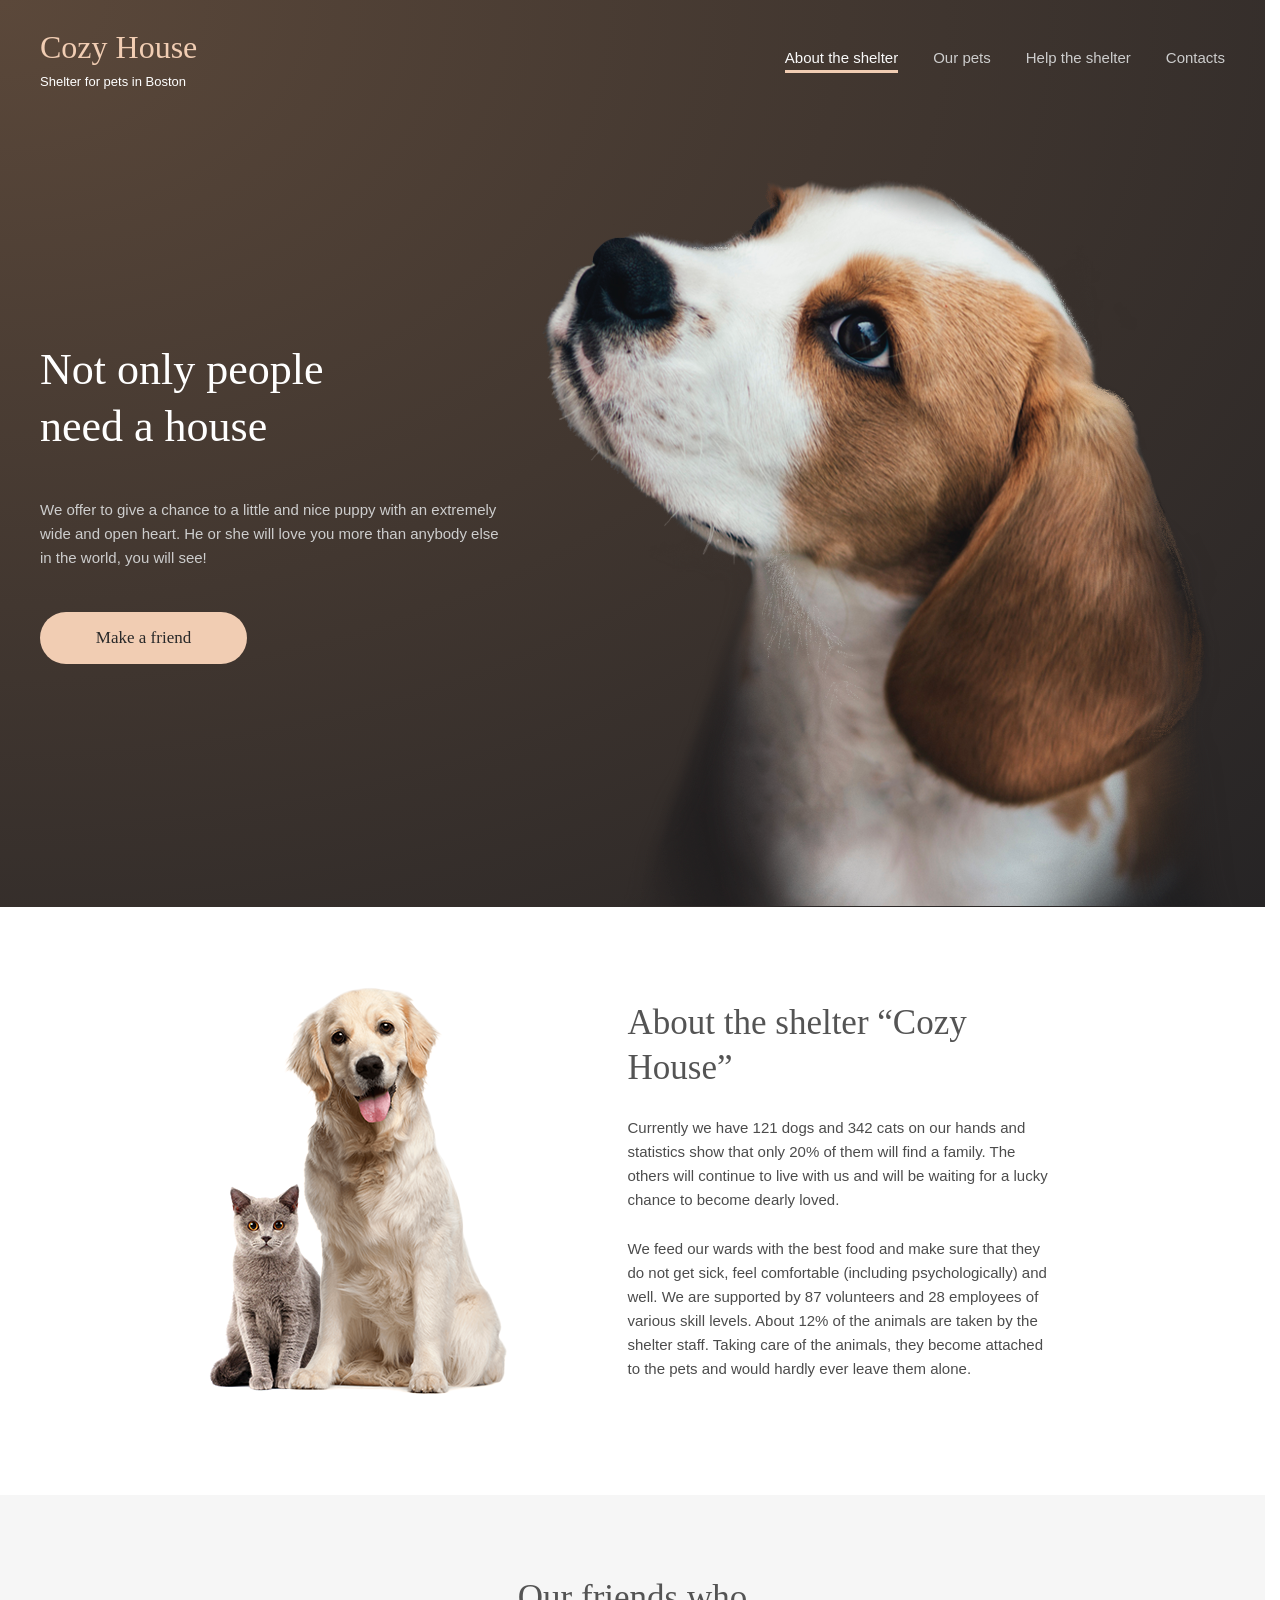
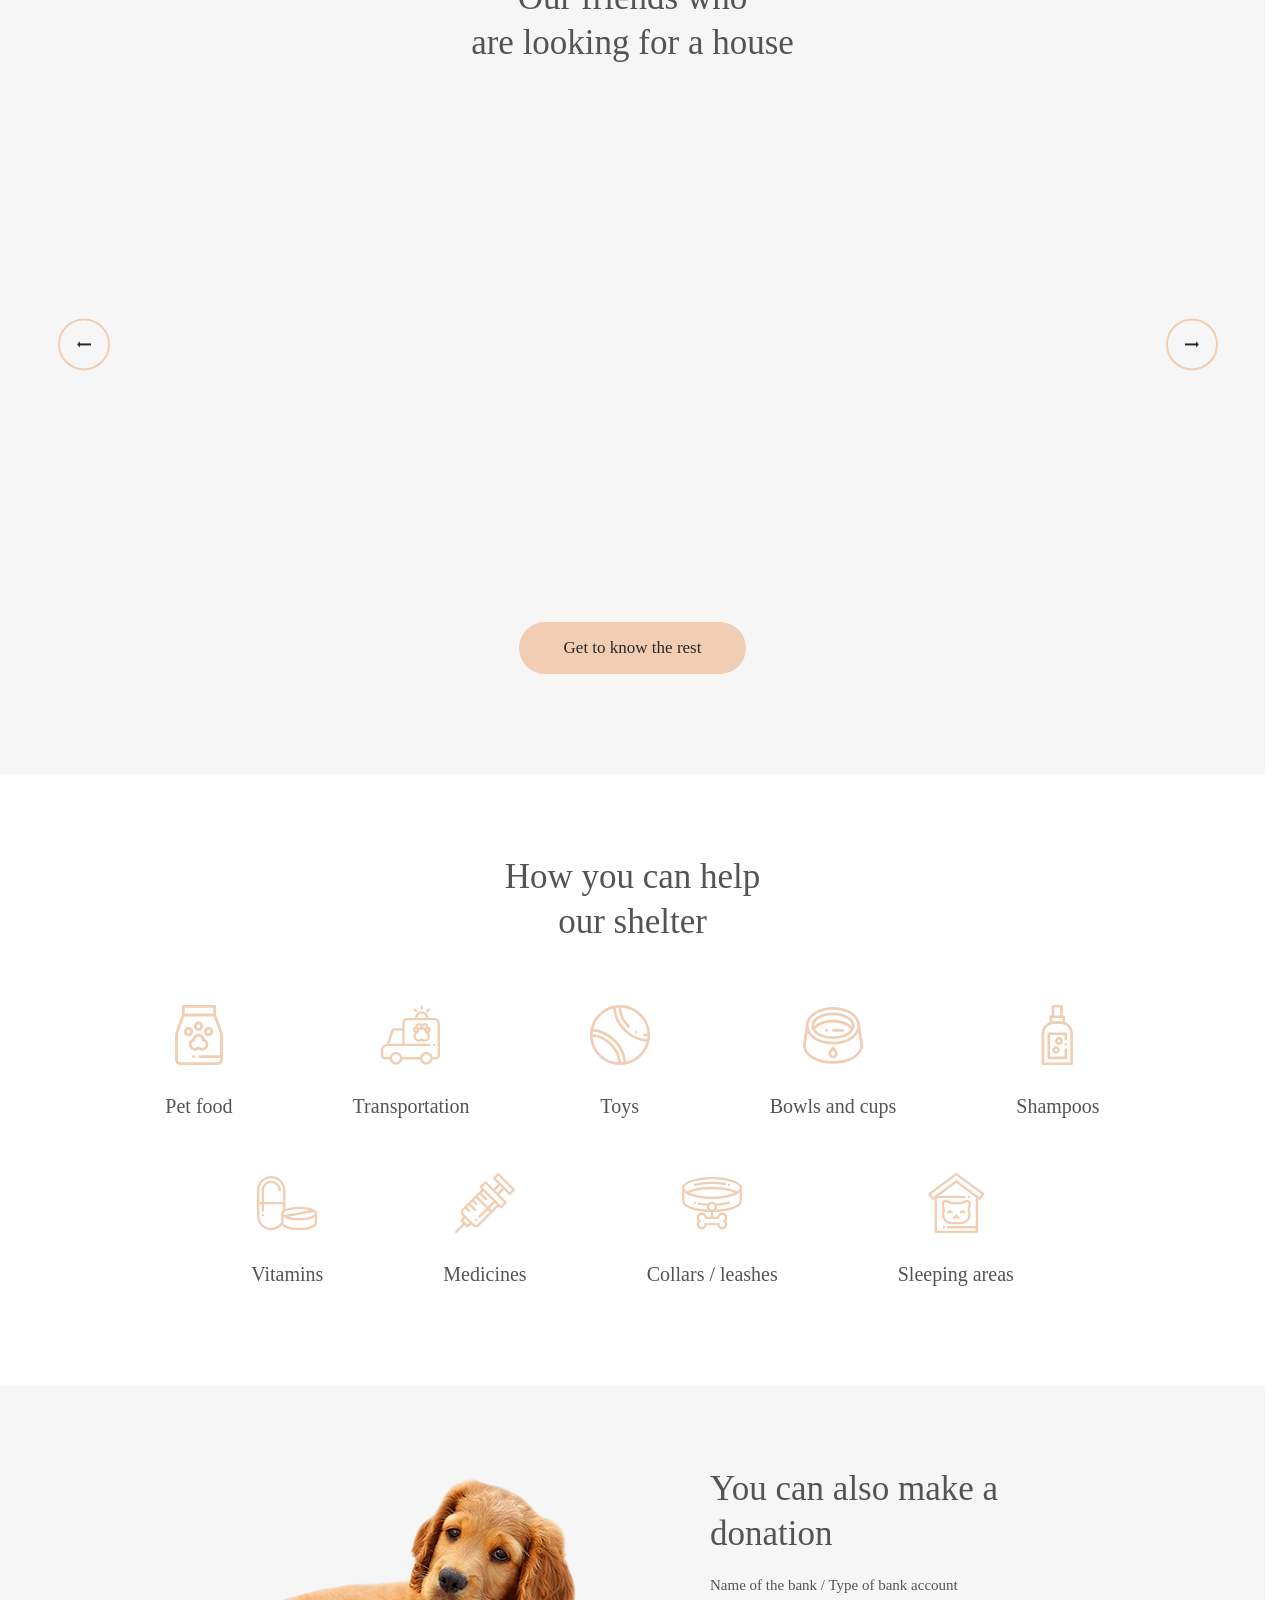
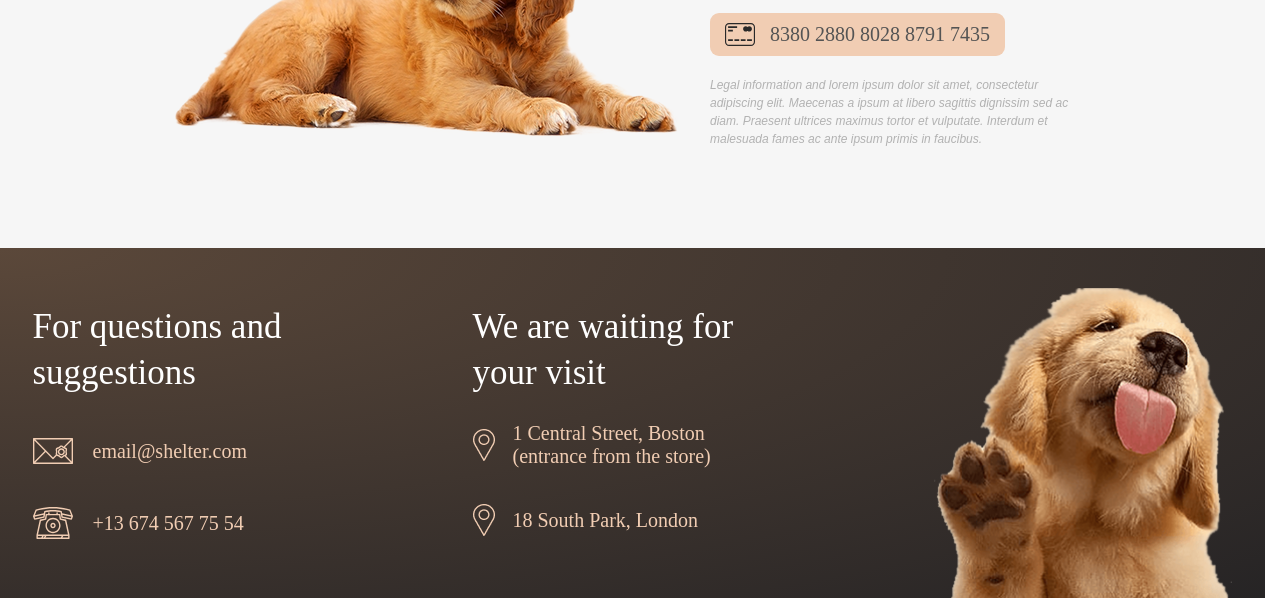
<file: shelter/index.html>
<!DOCTYPE html>
<html lang="en">
<head>
    <meta charset="UTF-8">
    <meta name="viewport" content="width=device-width, initial-scale=1.0">
    <link rel="stylesheet" href="./style.css">
    <link rel="stylesheet" href="./normalizev_v2.css">
    <link rel="icon" href="./images/footer-puppy.png">
    <title>COZY HOME</title>
</head>
<body>
    <div class="body__wrapper">
        <div class="container">
            <header class="header">
                <div class="header__wrapper">
                    <a href="#" class="header__logo">
                        <p class="header__logo-title">Cozy House</p>
                        <p class="header__logo-subtitle">Shelter for pets in Boston</p>
                    </a>
                    <div class="burger-menu">
                        <span class="burger-menu__line"></span>
                        <span class="burger-menu__line"></span>
                        <span class="burger-menu__line"></span>
                    </div>
                    <nav class="navigation">
                        <ul class="navigation__list">
                            <li class="navigation__item"><a href="#about" class="navigation__link navigation__link--active" >About the shelter</a></li>
                            <li class="navigation__item"><a href="./our-pets.html" class="navigation__link">Our pets</a></li>
                            <li class="navigation__item"><a href="#help" class="navigation__link">Help the shelter</a></li>
                            <li class="navigation__item"><a href="#contacts" class="navigation__link">Contacts</a></li>
                        </ul>
                    </nav>
                    <div class="overlay"></div>
                    <div class="mobile-menu">
                        <nav class="mobile-nav">
                            <ul class="mobile-nav__list">
                                <li class="mobile-nav__item"><a href="#about" class="mobile-nav__link mobile-nav__link--active">About the shelter</a></li>
                                <li class="mobile-nav__item"><a href="./our-pets.html" class="mobile-nav__link">Our pets</a></li>
                                <li class="mobile-nav__item"><a href="#help" class="mobile-nav__link">Help the shelter</a></li>
                                <li class="mobile-nav__item"><a href="#contacts" class="mobile-nav__link">Contacts</a></li>
                            </ul>
                        </nav>
                    </div>
                </div>
            </header>
            <section class="not-only">
                <div class="not-only__container">
                    <h1 class="not-only__container-title">Not only people need a house</h1>
                    <p class="not-only__container-text">We offer to give a chance to a little and nice puppy with an extremely wide and open heart. He or she will love you more than anybody else in the world, you will see!</p>
                    <a href="#our-friends" class="not-only__container-btn">Make a friend</a>
                </div>
                <img class="not-only__img" src="./images/start-screen-puppy.png" alt="Puppy">
            </section>
        </div>
        <main class="main">
            <section class="about" id="about">
                <div class="about__container">
                    <img src="./images/about-pets.png" alt="Pets" class="about__pets">
                    <div class="about__content">
                        <h2 class="about__title">About the shelter “Cozy House”</h2>
                        <p class="about__text">Currently we have 121 dogs and 342 cats on our hands and statistics show that only 20% of them will find a family. The others will continue to live with us and will be waiting for a lucky chance to become dearly loved.</p>
                        <p class="about__text two">We feed our wards with the best food and make sure that they do not get sick, feel comfortable (including psychologically) and well. We are supported by 87 volunteers and 28 employees of various skill levels. About 12% of the animals are taken by the shelter staff. Taking care of the animals, they become attached to the pets and would hardly ever leave them alone.</p>
                    </div>
                </div>
            </section>
            <section class="our-friends" id="our-friends">
                <div class="our-friends__container">
                    <h3 class="our-friends__title">Our friends who<br>are looking for a house</h3>
                    <div class="our-friends__slider">
                        <div class="slider-wrapper">
                            <div class="slider__cards">
                                <div class="slider__card">
                                    <img src="./images/pets-katrine.png" alt="Pet Katrine" class="card__image">
                                    <h4 class="card__title">Katrine</h4>
                                    <button class="card__btn">Learn more</button>
                                </div>
                                <div class="slider__card">
                                    <img src="./images/pets-jennifer.png" alt="Pet Jennifer" class="card__image">
                                    <h4 class="card__title">Jennifer</h4>
                                    <button class="card__btn">Learn more</button>
                                </div>
                                <div class="slider__card">
                                    <img src="./images/pets-woody.png" alt="Pet Woody" class="card__image">
                                    <h4 class="card__title">Woody</h4>
                                    <button class="card__btn">Learn more</button>
                                </div>
                            </div>
                        </div>
                        <div class="slider__arrows">
                            <button class="slider__arrow-left"></button>
                            <button class="slider__arrow-right"></button>
                        </div>
                    </div>
                    <a href="./our-pets.html" class="our-friends__container-btn">Get to know the rest</a>
                </div>
            </section>
            <section class="help" id="help">
                <div class="help__container">
                    <h3 class="help__title">How you can help our shelter</h3>
                    <ul class="help__list">
                        <li class="help__item">
                            <img src="./images/icon-pet-food.svg" alt="Pet food" class="help__img">
                            <h4 class="help__text">Pet food</h4>
                        </li>
                        <li class="help__item">
                            <img src="./images/icon-transportation.svg" alt="Transportation" class="help__img">
                            <h4 class="help__text">Transportation</h4>
                        </li>
                        <li class="help__item">
                            <img src="./images/icon-toys.svg" alt="Toys" class="help__img">
                            <h4 class="help__text">Toys</h4>
                        </li>
                        <li class="help__item">
                            <img src="./images/icon-bowls-and-cups.svg" alt="Bowl" class="help__img">
                            <h4 class="help__text">Bowls and cups</h4>
                        </li>
                        <li class="help__item">
                            <img src="./images/icon-shampoos.svg" alt="Shampoo" class="help__img">
                            <h4 class="help__text">Shampoos</h4>
                        </li>
                        <li class="help__item">
                            <img src="./images/icon-vitamins.svg" alt="Vitamins" class="help__img">
                            <h4 class="help__text">Vitamins</h4>
                        </li>
                        <li class="help__item">
                            <img src="./images/icon-medicines.svg" alt="Medicines" class="help__img">
                            <h4 class="help__text">Medicines</h4>
                        </li>
                        <li class="help__item">
                            <img src="./images/icon-collars-leashes.svg" alt="Collar" class="help__img">
                            <h4 class="help__text">Collars / leashes</h4>
                        </li>
                        <li class="help__item">
                            <img src="./images/icon-sleeping-area.svg" alt="Sleeping area" class="help__img">
                            <h4 class="help__text">Sleeping areas</h4>
                        </li>
                    </ul>
                </div>
            </section>
            <section class="in-addition">
                <div class="in-addition__container">
                    <img src="./images/donation-dog.png" alt="Dog" class="in-addition__img">
                    <div class="in-addition__content">
                        <h3 class="in-addition__title">You can also make a donation</h3>
                        <h4 class="in-addition__subtitle">Name of the bank / Type of bank account</h4>
                        <a href="#" class="in-addition__credit-card">8380 2880 8028 8791 7435</a>
                        <p class="in-addition__text">Legal information and lorem ipsum dolor sit amet, consectetur adipiscing elit. Maecenas a ipsum at libero sagittis dignissim sed ac diam. Praesent ultrices maximus tortor et vulputate. Interdum et malesuada fames ac ante ipsum primis in faucibus.</p>
                    </div>
                </div>
            </section>
        </main>
        <footer class="footer">
            <div class="footer__container">
                <div class="footer__contacts" id="contacts">
                    <h3 class="footer__title">For questions and suggestions</h3>
                    <ul class="footer__contacts-list">
                        <li class="footer__contacts-item">
                            <a href="mailto:email@shelter.com" class="footer__link footer__link--email">email@shelter.com</a>
                        </li>
                        <li class="footer__contacts-item">
                            <a href="tel:+136745677554" class="footer__link footer__link--phone">+13 674 567 75 54</a>
                        </li>
                    </ul>
                </div>
                <div class="footer__location">
                    <h3 class="footer__title">We are waiting for your visit</h3>
                    <ul class="footer__location-list">
                        <li class="footer__location-item">
                            <a href="https://www.google.com/maps?q=1+Central+Street+Boston" target="_blank" class="footer__link footer__link--location">1 Central Street, Boston (entrance from the store)
                            </a>
                        </li>
                        <li class="footer__location-item">
                            <a href="https://www.google.com/maps?q=18+South+Park+London" target="_blank" class="footer__link footer__link--location">18 South Park, London</a>
                        </li>
                    </ul>
                </div>
                <img src="./images/footer-puppy.png" alt="Puppy"  class="footer__image">
            </div>
        </footer>
    </div>
    <div class="modal-overlay" id="modal">
        <div class="modal-wrapper">
            <button class="modal-close" id="modalClose"></button>
            <div class="modal-content">
                <div class="modal-body" id="modalBody">
                </div>
            </div>
        </div>
    </div>
    <script src="./js/burger.js"></script>
    <script src="./js/slider.js"></script>
    <script src="./js/modal.js"></script>
</body>
</html>
</file>
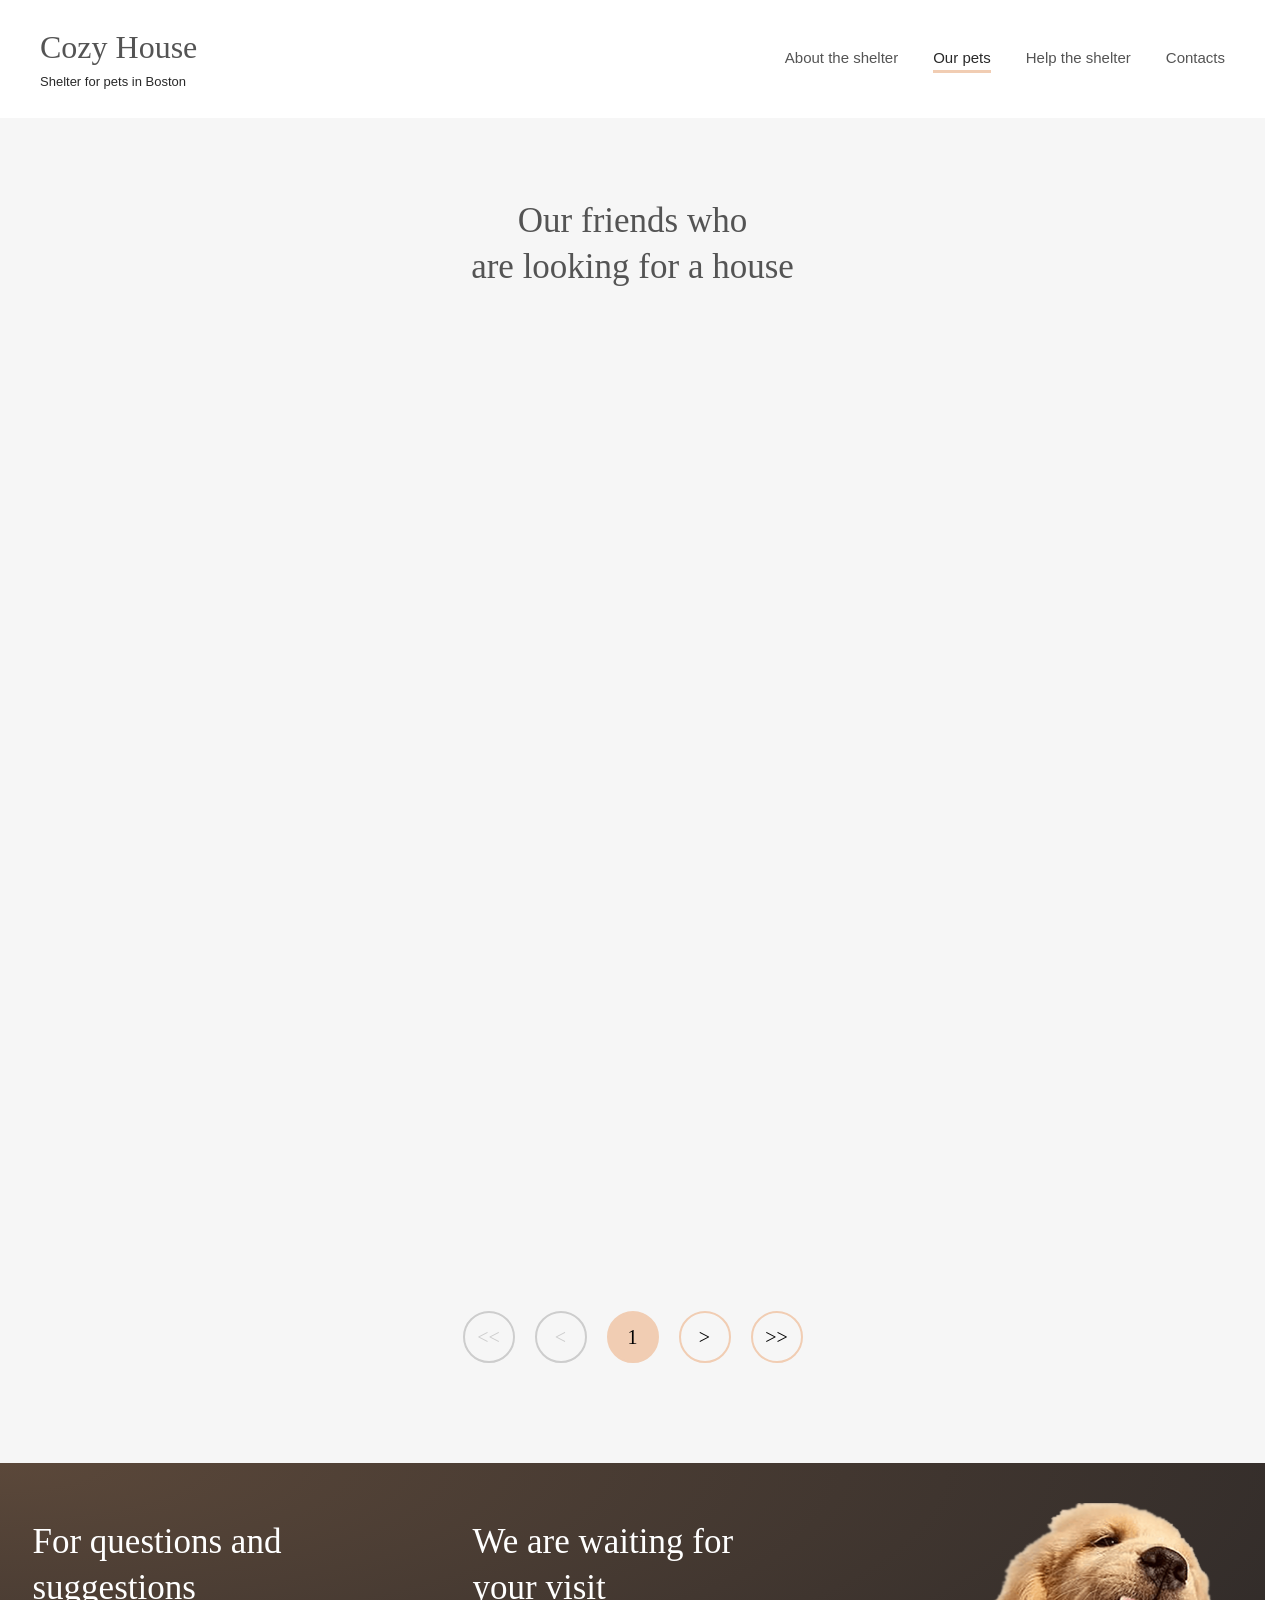
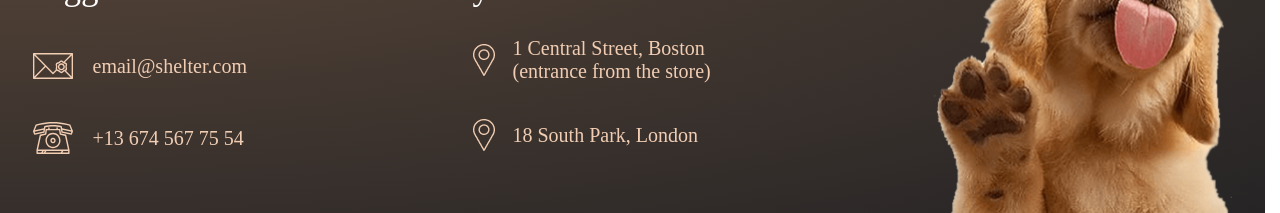
<file: shelter/our-pets.html>
<!DOCTYPE html>
<html lang="en">
<head>
    <meta charset="UTF-8">
    <meta name="viewport" content="width=device-width, initial-scale=1.0">
    <link rel="stylesheet" href="./style.css">
    <link rel="stylesheet" href="./normalizev_v2.css">
    <link rel="icon" href="./images/footer-puppy.png">
    <title>Our pets</title>
</head>
<body>
    <div class="body__wrapper">
            <header class="header">
                <div class="header__wrapper dark">
                    <a href="./index.html" class="header__logo">
                        <p class="header__logo-title header__logo-title--black">Cozy House</p>
                        <p class="header__logo-subtitle header__logo-subtitle--black">Shelter for pets in Boston</p>
                    </a>
                    <div class="burger-menu">
                        <span class="burger-menu__line dark"></span>
                        <span class="burger-menu__line dark"></span>
                        <span class="burger-menu__line dark"></span>
                    </div>
                    <nav class="navigation">
                        <ul class="navigation__list">
                            <li class="navigation__item"><a href="./index.html" class="navigation__link navigation__link--dark" >About the shelter</a></li>
                            <li class="navigation__item"><a href="#our-friends" class="navigation__link navigation__link--dark navigation__link--active">Our pets</a></li>
                            <li class="navigation__item"><a href="./index.html#help" class="navigation__link navigation__link--dark">Help the shelter</a></li>
                            <li class="navigation__item"><a href="#contacts" class="navigation__link navigation__link--dark">Contacts</a></li>
                        </ul>
                    </nav>
                    <div class="overlay"></div>
                    <div class="mobile-menu">
                        <nav class="mobile-nav">
                            <ul class="mobile-nav__list">
                                <li class="mobile-nav__item"><a href="./index.html" class="mobile-nav__link">About the shelter</a></li>
                                <li class="mobile-nav__item"><a href="#our-friends" class="mobile-nav__link mobile-nav__link--active">Our pets</a></li>
                                <li class="mobile-nav__item"><a href="./index.html#help" class="mobile-nav__link">Help the shelter</a></li>
                                <li class="mobile-nav__item"><a href="#contacts" class="mobile-nav__link">Contacts</a></li>
                            </ul>
                        </nav>
                    </div>
                </div>
            </header>
        <main class="main">
            <section class="our-friends" id="our-friends">
                <div class="our-friends__container pets">
                    <h1 class="our-friends__title">Our friends who<br>are looking for a house</h1>
                    <div class="our-friends__cards pets">
                        <div class="our-friends__card">
                            <img src="./images/pets-katrine.png" alt="Pet Katrine" class="card__image">
                            <h2 class="card__title">Katrine</h2>
                            <button class="card__btn">Learn more</button>
                        </div>
                        <div class="our-friends__card">
                            <img src="./images/pets-jennifer.png" alt="Pet Jennifer" class="card__image">
                            <h2 class="card__title">Jennifer</h2>
                            <button class="card__btn">Learn more</button>
                        </div>
                        <div class="our-friends__card">
                            <img src="./images/pets-woody.png" alt="Pet Woody" class="card__image">
                            <h2 class="card__title">Woody</h2>
                            <button class="card__btn">Learn more</button>
                        </div>
                        <div class="our-friends__card">
                            <img src="./images/pets-sophia.png" alt="Pet Sophia" class="card__image">
                            <h2 class="card__title">Sophia</h2>
                            <button class="card__btn">Learn more</button>
                        </div>
                        <div class="our-friends__card">
                            <img src="./images/pets-timmy.png" alt="Pet Timmy" class="card__image">
                            <h2 class="card__title">Timmy</h2>
                            <button class="card__btn">Learn more</button>
                        </div>
                        <div class="our-friends__card">
                            <img src="./images/pets-charly.png" alt="Pet Charly" class="card__image">
                            <h2 class="card__title">Charly</h2>
                            <button class="card__btn">Learn more</button>
                        </div>
                        <div class="our-friends__card">
                            <img src="./images/pets-scarlett.png" alt="Pet Scarlett" class="card__image">
                            <h2 class="card__title">Scarlett</h2>
                            <button class="card__btn">Learn more</button>
                        </div>
                        <div class="our-friends__card">
                            <img src="./images/pets-freddie.png" alt="Pet Freddie" class="card__image">
                            <h2 class="card__title">Freddie</h2>
                            <button class="card__btn">Learn more</button>
                        </div>
                    </div>
                </div>
                <div class="our-friend__pagination">
                    <button class="pagination__btn pagination__btn--start" disabled>&lt;&lt;</button>
                    <button class="pagination__btn pagination__btn--prev" disabled>&lt;</button>
                    <button class="pagination__btn pagination__btn--active">1</button>
                    <button class="pagination__btn pagination__btn--next">&gt;</button>
                    <button class="pagination__btn pagination__btn--end">&gt;&gt;</button>
                </div>
            </section>
        </main>
        <footer class="footer">
            <div class="footer__container">
                <div class="footer__contacts" id="contacts">
                    <h3 class="footer__title">For questions and suggestions</h3>
                    <ul class="footer__contacts-list">
                        <li class="footer__contacts-item">
                            <a href="mailto:email@shelter.com" class="footer__link footer__link--email">email@shelter.com</a>
                        </li>
                        <li class="footer__contacts-item">
                            <a href="tel:+136745677554" class="footer__link footer__link--phone">+13 674 567 75 54</a>
                        </li>
                    </ul>
                </div>
                <div class="footer__location">
                    <h3 class="footer__title">We are waiting for your visit</h3>
                    <ul class="footer__location-list">
                        <li class="footer__location-item">
                            <a href="https://www.google.com/maps?q=1+Central+Street+Boston" target="_blank" class="footer__link footer__link--location">1 Central Street, Boston (entrance from the store)
                            </a>
                        </li>
                        <li class="footer__location-item">
                            <a href="https://www.google.com/maps?q=18+South+Park+London" target="_blank" class="footer__link footer__link--location">18 South Park, London</a>
                        </li>
                    </ul>
                </div>
                <img src="./images/footer-puppy.png" alt="Puppy"  class="footer__image">
            </div>
        </footer>
    </div>
    <div class="modal-overlay" id="modal">
        <div class="modal-wrapper">
            <button class="modal-close" id="modalClose"></button>
            <div class="modal-content">
                <div class="modal-body" id="modalBody">
                </div>
            </div>
        </div>
    </div>
    <script src="./js/burger.js"></script>
    <script src="./js/pets.js"></script>
    <script src="./js/modal.js"></script>
</body>
</html>
</file>
<file: shelter/style.css>
html {
    font-size: 62.5%;
    scroll-behavior: smooth;
    overflow-x: hidden;
}

a {
    text-decoration: none;
    color: #FFFFFF;
    transition: all 0.3s ease;
}

html.no-scroll {
    overflow: hidden;
}

.body__wrapper {
    font-family: Arial, Helvetica, sans-serif;
    font-weight: 400;
    margin: 0 auto;
    overflow: hidden;
}

.overlay {
        position: fixed;
        background-color:#29292999;
        width: 100%;
        height: 100%;
        top: 0;
        left: 0;
        opacity: 0;
        visibility: hidden;
        transition: all 0.3s ease;
        z-index: 999;
        display: none;
    }

    .overlay.active {
        opacity: 1;
        visibility: visible;
        display: flex;
}

.container {
    margin: 0 auto;
    background: radial-gradient(ellipse at 0% 0%, #5B483A 0%, #262425 100%);
    }

.header__wrapper {
    display: flex;
    justify-content: space-between;
    align-items: center;
    margin: 0 auto;
    padding: 3rem 4rem 0;
    max-width: 128rem;
    width: 100%;
}

.header__logo {
    display: flex;
    flex-direction: column;
    gap: 1rem;
}

.header__logo-title {
    font-family: Georgia, 'Times New Roman', Times, serif;
    font-size: 3.2rem;
    line-height: 110%;
    letter-spacing: 6%;
    color: #F1CDB3;
}

.header__logo-subtitle {
    font-size: 1.3rem;
    line-height: 100%;
    letter-spacing: 10%;
}

.burger-menu {
    display: none;
}

.mobile-menu {
    display: none;
}


.navigation__list {
    display: flex;
    flex-wrap: nowrap;
    max-width: 44.3rem;
    gap: 3.5rem;
}

.navigation__link {
    font-size: 1.5rem;
    line-height: 160%;
    color: #CDCDCD;
}

.navigation__link:hover,
.mobile-nav__link:hover {
    color: #FAFAFA;
}

.navigation__link--active{
    color: #FAFAFA;
    border-bottom: 3px solid #F1CDB3;
    cursor: default;
    pointer-events: none;
}

.not-only {
    margin: 0 auto;
    margin-top: 9rem;
    max-width: 128rem;
    width: 100%;
    display: flex;
    gap: 4.2rem;
}

.not-only__container {
    display: flex;
    flex-direction: column;
    padding-top: 16.3rem;
    margin-left: 4rem;
    max-width: 46rem;
    gap: 4.2rem;

}

.not-only__container-title {
    font-family: Georgia, 'Times New Roman', Times, serif;
    font-weight: 400;
    font-size: 4.4rem;
    line-height: 130%;
    color: #FFFFFF;
    max-width: 31rem;
}

.not-only__container-text {
    font-weight: 400;
    font-size: 1.5rem;
    line-height: 160%;
    color: #CDCDCD;
}

.not-only__container-btn {
    display: flex;
    justify-content: center;
    align-items: center;
    color: #292929;
    background-color: #F1CDB3;
    width: 20.7rem;
    height: 5.2rem;
    border-radius: 10rem;
    font-family: Georgia, 'Times New Roman', Times, serif;
    font-size: 1.7rem;
    font-weight: 400;
    line-height: 130%;
    letter-spacing: 6%;
    margin-bottom: 24.3rem;
}

.not-only__img {
    max-width: 100%;
    object-fit: contain;
}


.about__container {
    margin: 8rem auto;
    display: flex;
    justify-content: center;
    gap: 12rem;
    margin-bottom: 10rem;
    max-width: 128rem;
    width: 100%;
}

.about__pets {
    width: 30rem;
    height: 40.8rem;
}

.about__content {
    max-width: 43rem;
    padding-top: 1.3rem;
}

.about__title {
    font-family: Georgia, 'Times New Roman', Times, serif;
    font-size: 3.5rem;
    line-height: 130%;
    letter-spacing: 6%;
    color: #545454;
    font-weight: 400;
    max-width: 37rem;
}

.about__text {
    font-family: Arial, Helvetica, sans-serif;
    font-size: 1.5rem;
    line-height: 160%;
    font-weight: 400;
    color: #4C4C4C;
    margin-top: 2.5rem;
}

.our-friends {
    background-color: #F6F6F6;
    width: 100%;
    margin: 0 auto;
}

.our-friends__container {
    display: flex;
    flex-direction: column;
    justify-content: center;
    align-items: center;
    gap: 6rem;
    max-width: 120rem;
    margin: 0 auto;
    width: 100%;
    position: relative;

}

.our-friends__title {
    font-family: Georgia, 'Times New Roman', Times, serif;
    font-size: 3.5rem;
    line-height: 130%;
    letter-spacing: 6%;
    color: #545454;
    font-weight: 400;
    max-width: 40rem;
    margin: 0 auto;
    margin-top: 8rem;
    text-align: center;
}

.our-friends__slider {
    display: flex;
    flex-direction: row;
    max-width: 120rem;
    justify-content: space-between;
    align-items: center;
}

.slider__arrow-left,
.slider__arrow-right {
    background-image: url(./images/left-Arrow.png);
    height: 5.2rem;
    width: 5.2rem;
    border-radius: 10rem;
    border: 2px solid #F1CDB3;
    background-repeat: no-repeat;
    background-position: center;
    background-color: inherit;
}
.slider__arrow-right {
    background-image: url(./images/right-Arrow.png);
}

.slider__cards {
    display: flex;
    gap: 9rem;
    justify-content: center;
    align-items: center;
    margin: 0 auto;
    order: 1;
    flex: 1;
    transition: opacity 0.5s ease, transform 0.5s ease;
}

.slider__arrows {
    max-width: 128rem;
    display: flex;
    order: 0;
    position: absolute;
    width: 100%;
    justify-content: space-between;
    top: 50%;
    transform: translateY(-30%);
    left: 0.5rem;
    padding: 0 2rem;
}



.slider__card {
    max-width: 27rem;
    background-color: #FAFAFA;
    border-radius: 0.9rem;
    display: flex;
    flex-direction: column;
    justify-content: center;
    align-items: center;
    transition: transform 0.3s ease, box-shadow 0.3s ease;
}

.slider__card:hover,
.our-friends__card:hover {
    transform: scale(1.02);
    box-shadow: 0 1rem 2rem rgba(0, 0, 0, 0.1);
    cursor: pointer;
    transition: all 0.3s ease;
}

.slider__card:hover .card__btn,
.our-friends__card:hover .card__btn {
    cursor: pointer;
    background-color: #FDDCC4;
    border-color: #FDDCC4;
}


.slider-wrapper {
    margin:  0 auto;
}

.card__image {
    width: 27rem;
    height: 27rem;
}

.card__title {
    font-family: Georgia, 'Times New Roman', Times, serif;
    font-size: 2rem;
    line-height: 100%;
    letter-spacing: 6%;
    color: #545454;
    font-weight: 400;
    margin-top: 3rem;
}

.card__btn {
    border-radius: 10rem;
    border: 2px solid #F1CDB3;
    padding: 1.3rem 4.4rem;
    font-family: Georgia, 'Times New Roman', Times, serif;
    font-size: 1.7rem;
    line-height: 130%;
    letter-spacing: 6%;
    color: #292929;
    font-weight: 400;
    margin: 3.2rem auto;
    background-color: inherit;
    transition: all 0.3s ease;
}

.our-friends__container-btn {
    border-radius: 10rem;
    background-color:  #F1CDB3;
    padding: 1.5rem 4.5rem;
    font-family: Georgia, 'Times New Roman', Times, serif;
    font-size: 1.7rem;
    line-height: 130%;
    letter-spacing: 6%;
    color: #292929;
    font-weight: 400;
    margin-bottom: 10rem;
}

.help__container {
    display: flex;
    flex-direction: column;
    justify-content: center;
    align-items: center;
    margin: 8rem auto 10rem;
    max-width: 120rem;
    width: 100%;
}

.help__title {
    font-family: Georgia, 'Times New Roman', Times, serif;
    font-size: 3.5rem;
    line-height: 130%;
    letter-spacing: 6%;
    color: #545454;
    margin-bottom: 6rem;
    font-weight: 400;
    max-width: 31rem;
    text-align: center;
}

.help__list {
    max-width: 103rem;
    display: flex;
    gap: 5.5rem 12rem;
    flex-wrap: wrap;
    margin: 0 auto;
    justify-content: center;
    align-items: center;
}

.help__img {
    width: 6rem;
    height: 6rem;
    margin: 0 auto;
}

.help__text {
    font-family: Georgia, 'Times New Roman', Times, serif;
    font-size: 2rem;
    line-height: 115%;
    letter-spacing: 6%;
    color: #545454;
    font-weight: 400;
    margin-top: 3rem;
    text-align: center;
}

.in-addition {
    background-color: #F6F6F6;
    padding-bottom: 10rem;
}

.in-addition__container {
    margin:  0 auto;
    padding-top: 8rem;
    max-width: 91.5rem;
    display: flex;
    gap: 3rem;
    justify-content: center;
    align-items: center;
    width: 100%;
}

.in-addition__content {
    max-width: 38rem;
    display: flex;
    flex-direction: column;
    gap: 2rem;
    align-items: flex-start;
    justify-content: center;
}

.in-addition__title {
    max-width: 30rem;
    font-family: Georgia, 'Times New Roman', Times, serif;
    font-size: 3.5rem;
    line-height: 130%;
    letter-spacing: 6%;
    color: #545454;
    font-weight: 400;
}

.in-addition__subtitle {
    font-family: Georgia, 'Times New Roman', Times, serif;
    font-size: 1.5rem;
    line-height: 110%;
    letter-spacing: 6%;
    color: #545454;
    font-weight: 400;
}

.in-addition__credit-card {
    position: relative;
    border-radius: 0.9rem;
    background-color: #F1CDB3;
    font-family: Georgia, 'Times New Roman', Times, serif;
    font-size: 2rem;
    line-height: 115%;
    letter-spacing: 6%;
    color: #545454;
    font-weight: 400;
    padding: 1rem 1.5rem 1rem 6rem;
}

.in-addition__credit-card::before {
    position: absolute;
    content: '';
    background-image: url(./images/credit-card.svg);
    width: 3rem;
    height: 2.3rem;
    background-repeat: no-repeat;
    top: 1rem;
    left: 1.5rem;
}

.in-addition__text {
    font-family: Arial, Helvetica, sans-serif;
    font-size: 1.2rem;
    line-height: 1.8rem;
    color: #B2B2B2;
    font-weight: 400;
    font-style: italic;
}

.footer {
    padding-top: 4rem;
    margin: 0 auto;
    background: radial-gradient(ellipse at 0% 0%, #5B483A 0%, #262425 100%);
}

.footer__container {
    max-width: 120rem;
    display: flex;
    gap: 16rem;
    justify-content: center;
    align-items: flex-start;
    margin: 0 auto;
    width: 100%;
    flex-wrap:nowrap;
}

.footer__contacts{
        max-width: 28rem;
        font-family: Georgia, 'Times New Roman', Times, serif;
    }

    .footer__title {
        font-size: 3.5rem;
        color: #FFFFFF;
        line-height: 130%;
        font-weight: 400;
        letter-spacing: 6%;
        margin-top: 1.6rem;
    }

    .footer__contacts-list {
        display: flex;
        flex-direction: column;
        gap: 4rem;
        margin-top: 4rem;
    }

    .footer__contacts-item {
        max-width: 25.1rem;
    }

    .footer__link {
        font-size: 2rem;
        color: #F1CDB3;
        line-height: 115%;
        font-weight: 400;
        letter-spacing: 6%;
        position: relative;
        padding-left: 6rem;
        display: flex;
        justify-content: flex-start;
        align-items: center;
        padding-top: 0.5rem;
        padding-bottom: 0.4rem;
    }

    .footer__link--email::before {
        content: '';
        position: absolute;
        background-image: url(./images/icon-email.svg);
        background-repeat: no-repeat;
        width: 4rem;
        height: 3.2rem;
        left: 0;
        top: 0;
    }

    .footer__link--phone::before {
        content: '';
        position: absolute;
        background-image: url(./images/icon-phone.svg);
        background-repeat: no-repeat;
        width: 4rem;
        height: 3.2rem;
        left: 0;
        top: 0;
    }

    .footer__location {
        max-width: 30.2rem;
        font-family: Georgia, 'Times New Roman', Times, serif;
    }

    .footer__location-list {
        display: flex;
        flex-direction: column;
        gap: 3.2rem;
        margin-top: 2.2rem;
    }

    .footer__link--location {
        max-width: 30.2rem;
        padding-left: 4rem;
    }

    .footer__link--location::before {
    content: '';
    position: absolute;
    background-image: url(./images/icon-marker.png);
    background-repeat: no-repeat;
    width: 2.2rem;
    height: 3.2rem;
    left: 0;
    top: 50%;
    transform: translateY(-50%);
}


/* OUR PETS*/
.header__logo-title--black,
.navigation__link--dark {
    color: #545454;
}

.header__logo-subtitle--black {
    color: #292929;
}

.navigation__link--dark.navigation__link--active {
    color: #292929;
}

.navigation__link--dark:hover {
    color: #292929;
}

.header__wrapper.dark {
    padding-bottom: 3rem;
}

.our-friends__cards {
    display: flex;
    gap: 3rem 4rem;
    justify-content: center;
    align-items: center;
    margin: 0 auto;
    flex-wrap: wrap;
    padding-bottom: 1.5rem;
}

.our-friends__cards.pets {
    transition: opacity 0.3s ease, transform 0.3s ease;
}

.our-friends__card {
    max-width: 27rem;
    background-color: #FAFAFA;
    border-radius: 0.9rem;
    display: flex;
    flex-direction: column;
    justify-content: center;
    align-items: center;
}

.our-friend__pagination {
    max-width: 34rem;
    display: flex;
    gap: 2rem;
    margin: 0 auto;
    margin-top: 4.5rem;
    padding-bottom: 10rem;
}

.pagination__btn {
    width: 5.2rem;
    height: 5.2rem;
    border-radius: 10rem;
    font-family: Georgia, 'Times New Roman', Times, serif;
    font-weight: 400;
    font-size: 2rem;
    line-height: 115%;
    letter-spacing: 6%;
    border: 2px solid #F1CDB3;
    background-color: inherit;
    padding: 0;
    transition: all 0.3s ease;
}

.pagination__btn:disabled {
    cursor: not-allowed;
    border-color: #CDCDCD;
    color: #CDCDCD;
}

.pagination__btn:disabled:hover {
    background-color: inherit;
}


.pagination__btn--active {
    background-color: #F1CDB3;
}

.pagination__btn--active:hover {
    background-color: #F1CDB3;
    cursor: default;
}

.modal-overlay {
    display: flex;
    position: fixed;
    top: 0;
    left: 0;
    width: 100%;
    height: 100%;
    background: #29292999;
    z-index: 2000;
    justify-content: center;
    align-items: center;
    opacity: 0;
    visibility: hidden;
    transition: opacity 0.3s ease, visibility 0.3s ease;
}

.modal-overlay.active {
    opacity: 1;
    visibility: visible;
}

.modal-content {
    background: #FAFAFA;
    border-radius: 0.9rem;
    max-width: 90rem;
    width: 100%;
    max-height: 50rem;
    overflow-y: auto;
    position: relative;
    transform: scale(0.8);
    transition: transform 0.3s ease;
    margin: auto;
}

.modal-overlay.active .modal-content {
    transform: scale(1);
}

.modal-pet {
    display: flex;
    gap: 2.9rem;
    justify-content: flex-start;
}

.modal-pet-image img {
    width: 50rem;

}

.modal-pet-info {
    font-family: Georgia, 'Times New Roman', Times, serif;
    letter-spacing: 6%;
    color: #000000;
    margin-top: 5rem;
    padding-right: 2rem;
}

.modal-pet-info h3{
    font-size: 3.5rem;
    line-height: 130%;
    font-weight: 400;
    margin: 0;
    margin-bottom: 1rem;
}

.pet-type {
    font-size: 2rem;
    line-height: 115%;
    font-weight: 400;
    margin-bottom: 4rem;
}

.pet-description {
    font-size: 1.5rem;
    line-height: 110%;
    font-weight: 400;
    margin-bottom: 4rem;
    max-width: 35rem;
}

.modal-details {
    max-width: 15.4rem;
}


.modal-details__item {
    display: flex;
    align-items: baseline;
    padding: 0;
    position: relative;
    padding-left: 1.5rem;
    margin-bottom: 1.1rem;
}

.modal-details__item::before {
    content: '';
    position: absolute;
    left: 0;
    top: 50%;
    transform: translateY(-50%);
    width: 0.4rem;
    height: 0.4rem;
    border-radius: 50%;
    background: #F1CDB3;
}

.modal-details__label {
    font-weight: 700;
    font-size: 1.5rem;
    line-height: 110%;
}

.modal-details__value {
    display: inline-block;
    padding-left: 0.5rem;
    font-weight: 400;
    font-size: 1.5rem;
    line-height: 110%;
}

.modal-close {
    position: absolute;
    top: -5.5rem;
    right: -5.2rem;
    width: 5.2rem;
    height: 5.2rem;
    border: 0.2rem solid #F1CDB3;
    background-image: url(./images/modalCLose.png);
    background-repeat: no-repeat;
    background-position: center;
    background-color: transparent;
    border-radius: 50%;
    cursor: pointer;
    z-index: 2001;
}

.modal-wrapper {
    position: relative;
}

@media (max-width:1024px) {
    .not-only__img {
        max-width: 50%;
    }

    .about__container {
        gap: 6rem;
        padding: 0 3rem;
        max-width: 100%;
        margin: 6rem auto;
    }

    .our-friends__container {
        padding: 0 3rem;
        max-width: 100%;
    }

    .our-friends__slider {
        max-width: 100%;
        gap: 1rem;
    }

    .slider__cards {
        gap: 4rem;
    }

    .slider__card:nth-child(3) {
        display: none;
    }

    .slider__arrows {
        max-width: 100%;
        margin: 0 auto;
        left: 0;
        justify-content: center;
        gap: 61rem;
    }

    .in-addition__container {
        padding: 6rem 3rem 0;
        max-width: 100%;
        gap: 2rem;
    }
    .in-addition__img {
        max-width: 45%;
        height: auto;
    }

    .in-addition__content {
        max-width: 35rem;
    }

    .in-addition__title {
        font-size: 3rem;
        max-width: 28rem;
    }

    .footer__container {
        gap: 8rem;
        padding: 0 3rem;
        max-width: 100%;
        flex-wrap: wrap;
        justify-content: center;
    }

    .footer__contacts,
    .footer__location {
        max-width: 24rem;
    }

    .footer__title {
        font-size: 3rem;
    }

    .footer__link {
        font-size: 1.8rem;
        padding-left: 5rem;
    }

    .footer__image {
        max-width: 60%;
        height: auto;
    }

    .modal-content {
        max-width: 63rem;
        width: 100%;
        max-height: 35rem;
    }

    .modal-body {
        width: 100%;
    }

    .modal-pet {
        gap: 1.1rem;
    }


    .modal-pet-image img {
        width: 40rem;


    }

    .modal-pet-info {
        margin-top: 1rem;
        padding-right: 0;
        padding-left: 0;
    }

    .pet-type {
        margin-bottom: 2rem;
    }


    .pet-description {
        font-size: 1.3rem;
        margin-bottom: 2rem;
        max-width: 29rem;
    }



    .modal-close {
        top: -5.5rem;
        right: -4.2rem;
    }
    .modal-details {
        margin-bottom: 2rem;
    }
}



@media (max-width: 767px) {


    .navigation {
        display: none;
    }

    .burger-menu {
        display: flex;
        flex-direction: column;
        gap: 1rem;
        max-width: 3rem;
        width: 100%;
        z-index: 1001;
        transition: all 0.3s ease;
    }

    .burger-menu:hover {
        cursor: pointer;
    }

    .burger-menu__line {
        display: block;
        height: 0.2rem;
        background-color: #F1CDB3;
        padding: 0;
    }

    .burger-menu__line.dark {
        background-color: #000000;
    }


    .burger-menu.active {
        transform: rotate(90deg);
    }


    .mobile-menu {
        position: fixed;
        display: block;
        width: 32rem;
        height: 100vh;
        background-color: #292929;
        top: 0;
        right: 0;
        transform: translateX(100%);
        transition: transform 0.3s ease;
        overflow-y: auto;
        z-index: 1000;
    }

    .mobile-menu.open {
        transform: translateX(0);
    }

    .mobile-nav__list {
        display: flex;
        flex-direction: column;
        gap: 4rem;
        margin: 0 auto;
        margin-top: 24.8rem;
        max-width: 24.3rem;
        justify-content: center;
        align-items: center;
    }

    .mobile-nav__link {
        font-weight: 400;
        font-size: 3.2rem;
        line-height: 160%;
        color: #CDCDCD;
    }

    .mobile-nav__link--active {
        color: #FAFAFA;
        border-bottom: 0.3rem solid #F1CDB3;
        cursor: default;
        pointer-events: none;
    }

    .header__wrapper {
        padding: 3rem 1rem 0 1rem;
        max-width: 70.8rem;

    }

    .not-only {
        margin: 0 auto;
        margin-top: 6rem;
        max-width: 76.8rem;
        flex-direction: column;
        gap: 10rem;
    }

    .not-only__img {
        width: 56.9rem;
        height: 59.3rem;
        margin: 0 auto;
        margin-left: 17rem;
        max-width: 100%;

    }

    .not-only__container {
        display: flex;
        flex-direction: column;
        max-width: 47rem;
        margin: 0 auto;
        gap: 4.2rem;
        padding: 0;
        padding-left: 1rem;

    }



    .not-only__container-btn {
        margin: 0 auto;
    }


    .about__container {
        flex-direction: column-reverse;
        gap: 8rem;
        max-width: 76.8rem;
        margin: 7rem auto 10rem;
        align-items: center;
    }

    .about__content {
        padding-left: 1rem;
    }

    .our-friends__container {
        gap: 6rem;
        margin: 0 auto;
        padding-left: 5rem;
        max-width: 76.8rem;
    }


    .our-friends__slider {
        max-width: 70.8rem;
        width: 100%;
    }


    .slider__cards {
        display: flex;
        gap: 4rem;
        margin: 0 auto;
    }

    .slider__arrows {
        max-width: 70.8rem;
        left: 3rem;
        gap: 40rem;
    }


    .slider__card:nth-child(3) {
        display: none;
    }


    .help__container {
        max-width: 76.8rem;
        padding-left: 1rem;
        margin-bottom: 9rem;
    }

    .help__list {
        max-width: 63rem;
        gap: 5.5rem 6rem;
    }

    .help__img {
        margin: 0 5.5rem;
    }


    .in-addition__container {
        max-width: 76.8rem;
        flex-direction: column-reverse;
        gap: 6rem;
        width: 100%;
        padding-left: 1rem;
        padding-top: 8.5rem;
    }
    .in-addition {
        padding-bottom: 10rem;
    }

    .in-addition__title {
        font-size: 3.5rem;
        max-width: 29rem;
    }

    .in-addition__img {
        max-width: 100%;
        margin-left: 5rem;
    }

    .footer {
        padding-top: 1.2rem;
    }

    .footer__container {
        max-width: 76.8rem;
        gap: 6.5rem;
        width: 100%;
        flex-wrap: wrap;
    }

    .footer__contacts {
        max-width: 29rem;
        padding-left: 1rem;
    }

    .footer__location {
        max-width: 30.2rem;
    }

    .footer__title {
        font-size: 3.5rem;
    }

    .footer__contacts-list {
        margin-left: 1rem;
    }

    .footer__link {
        font-size: 2rem;
    }

    .footer__link--location {
        padding-left: 4rem;
    }

    .our-friends__container.pets {
        gap: 3rem;
    }

    .our-friends__card:nth-child(7),
    .our-friends__card:nth-child(8) {
        display: none;
    }

    .our-friend__pagination {
        margin: 2.5rem auto 0;
        padding-bottom: 7.5rem;
    }


}

@media (max-width:661px) {

    .not-only {
        flex-direction: column;
        gap: 6rem;
        padding: 0 2rem;
        margin-top: 4rem;
        max-width: 100%;
    }

    .not-only__container {
        padding-top: 0;
        max-width: 100%;
        margin: 0;
        text-align: center;
    }

    .not-only__container-title {
        font-size: 3.2rem;
        max-width: 100%;
        padding: 0 1rem;
    }

    .not-only__container-text {
        font-size: 1.4rem;
        padding: 0 1rem;
    }

    .not-only__container-btn {
        margin: 0 auto;
        width: 18rem;
        height: 4.8rem;
        font-size: 1.5rem;
        margin-bottom: 10rem;
    }

    .not-only__img {
        width: 70%;
        height: auto;
        margin: 0 auto;
    }

    .about__container {
        flex-direction: column-reverse;
        gap: 5rem;
        padding: 0 2rem;
        max-width: 100%;
        margin: 5rem auto;
    }

    .about__title {
        font-size: 2.8rem;
        text-align: center;
        max-width: 100%;
    }

    .about__text {
        font-size: 1.4rem;
        text-align: center;
    }

    .about__pets {
        width: 70%;
        height: auto;
        margin: 0 auto;
    }

    .our-friends__container {
        padding: 0 2rem;
        max-width: 100%;
    }

    .our-friends__title {
        font-size: 2.8rem;
        max-width: 100%;
    }

    .our-friends__slider {
        flex-direction: column;
        gap: 3rem;
        max-width: 100%;
    }

    .slider__cards {
        gap: 3rem;
        flex-wrap: wrap;
        justify-content: center;
    }

    .slider__card {
        max-width: 27rem;
    }
    .slider__card:nth-child(2),
    .slider__card:nth-child(3) {
        display: none;
    }

    .slider__arrows {
        position: relative;
        transform: translateY(0);
        max-width: 100%;
        gap: 4rem;
        justify-content: center;
        left: 0;
    }

    .slider__arrow-left,
    .slider__arrow-right {
        width: 4.8rem;
        height: 4.8rem;
        position: static;
    }

    .our-friends__container-btn {
        margin-bottom: 5rem;
    }


    .modal-content {
        max-width: 27rem;
        width: 100%;
        max-height: 39.3rem;
    }

    .modal-body {
        width: 100%;
    }

    .modal-pet {
        gap: 0;
    }


    .modal-pet-image img {
        display: none;


    }

    .modal-pet-info {
        max-width: 22rem;
        margin: 1rem;
        text-align: center;
    }



    .pet-description {
        text-align: start;
    }
}

@media (max-width: 320px) {
    .navigation {
        display: none;
    }
    .navigation.active {
        display: flex;
        flex-direction: column;
        position: fixed;
        top: 0;
        right: 0;
        width: 70%;
        height: 100%;
        background: #292929;
        z-index: 1000;
        animation: slideIn 0.3s ease;
    }

    .burger-menu {
        display: flex;
        flex-direction: column;
        gap: 1rem;
        max-width: 3rem;
        width: 100%;

    }
    .burger-menu__line {
        display: block;
        height: 0.2rem;
        background-color: #F1CDB3;
        padding: 0;
    }

    .burger-menu__line.dark {
        background-color: #000000;
    }

    .header__wrapper {
        padding-top: 3rem;
        padding-right: 0;
        max-width: 28rem;

    }

    .not-only {
        max-width: 32rem;
        gap: 0.5rem;
        margin-top: 6rem;
        padding: 0;
    }

    .not-only__img {
        width: 26rem;
        height: auto;
        margin: 0;
        margin-left: 5rem;
    }

    .not-only__container {
        max-width: 32rem;
        margin: 0 auto;
    }

    .not-only__container-title {
        font-size: 2.5rem;
        max-width: 30rem;
        letter-spacing: 6%;
        text-align: center;
        padding: 0 2rem;
    }

    .not-only__container-text {
        text-align: center;
        font-size: 1.5rem;
        padding: 0;
    }

    .not-only__container-btn {
        width: 20.7rem;
        height: 5.2rem;
        font-size: 1.7rem;
    }



    .about__container {
        gap: 4.2rem;
        max-width: 32rem;
        margin: 4.2rem auto;
        padding: 0;
    }

    .about__content {
        padding: 0;
        padding-left: 1rem;
    }

    .about__title {
        font-size: 2.5rem;
        text-align: center;
        padding: 0 2rem;
    }

    .about__text  {
        width: 100%;
        max-width: 27rem;
        margin: 0 auto;
        text-align: justify;
        padding-top: 2.8rem;
        font-size: 1.5rem;
    }

    .about__text.two {
        padding-top: 2rem;
    }

    .about__pets {
        width: 26rem;
        height: auto;
        margin: 0 auto;
    }

    .our-friends__container {
        gap: 4.2rem;
        max-width: 32rem;
        padding: 0;
    }

    .our-friends__title {
        margin-top: 4.2rem;
        font-size: 2.5rem;
        margin-left: 1.4rem;
    }


    .our-friends__slider {
        max-width: 32rem;
        flex-direction: column-reverse;
        gap: 0;
    }

    .our-friends__container-btn {
        margin-bottom: 4.2rem;
    }

    .slider__card:nth-child(2) {
        display: none;
    }

    .slider__card {
        margin-bottom: 2rem;
    }

    .slider__arrows {
        position: relative;
        max-width: 32rem;
        margin: 0 auto;
        left: 0;
        gap: 8rem;
        justify-content: center;
        transform: translateY(0);
    }

    .slider__arrow-left,
    .slider__arrow-right {
        width: 5.2rem;
        height: 5.2rem;
    }
    .card__btn {
        margin-bottom: 3rem;
    }


    .help__container {
        max-width: 32rem;
        margin: 4.2rem auto;
        padding-left: 2rem;
    }

    .help__list {
        max-width: 29rem;
        gap: 3rem;
        justify-content: flex-start;
    }

    .help__img {
        margin: 0 3.5rem;
        width: 5rem;
        height: 5rem;
    }

    .help__title {
        margin-bottom: 4.2rem;
        font-size: 2.5rem;
        padding: 0 1.5rem;
    }

    .help__text {
        font-size: 1.5rem;
        margin: 0 auto;
        margin-top: 2rem;
        padding-left: 0.5rem;
    }

    .help__item {
        display: flex;
        flex-direction: column;
        justify-content: center;
        align-items: center;
        max-width: 13rem;
    }

    .in-addition__content {
        margin: 0 auto;
    }
    .in-addition__container {
        max-width: 32rem;
        gap: 4.2rem;
        padding: 0;
        padding-top: 4.2rem;
    }
    .in-addition {
        padding-bottom: 4.5rem;
    }

    .in-addition__title {
        font-size: 2.5rem;
        text-align: center;
        padding: 0 3.5rem;
    }

    .in-addition__subtitle {
        text-align: center;
        line-height: 160%;
        letter-spacing: 0;
        margin: 0 auto;
    }

    .in-addition__credit-card {
        font-size: 1.5rem;
        line-height: 110%;
    }

    .in-addition__credit-card::before {
        top: 50%;
        transform: translateY(-50%);
    }

    .in-addition__img {
        width: 26rem;
        margin: 0 auto;
    }

    .in-addition__text {
        text-align: justify;
        margin: 0 auto;
        max-width: 28rem;
    }

    .footer {
        padding-top: 0;
    }

    .footer__container {
        max-width: 30rem;
        gap: 4rem;
        width: 100%;
        flex-wrap: wrap;
        padding: 0;
        padding-top: 3rem;
        margin: 0 auto;

    }

    .footer__contacts {
        max-width: 30rem;
        margin: 0 auto;
        padding-left: 1rem;
    }

    .footer__title {
        font-size: 2.5rem;
        text-align: center;
        max-width: 27.8rem;
        margin: 0 auto;
    }

    .footer__contacts-item {
        margin: 0 auto;
    }

    .footer__location {
        max-width: 30rem;
        margin: 0 auto;
        padding-left: 0.8rem;
    }

    .footer__location-list {
        margin-top: 3.2rem;
        gap: 4rem;
        max-width: 30rem;
        width: 100%;
    }

    .footer__link {
        letter-spacing: 5%;
    }

    .footer__link--location {
        padding-left: 4rem;
    }


    .footer__image {
        width: 26rem;
        max-width: 100%;
    }

    .our-friends__container.pets {
        gap: 3rem;
    }
    .our-friends__card:nth-child(4),
    .our-friends__card:nth-child(5),
    .our-friends__card:nth-child(6),
    .our-friends__card:nth-child(7),
    .our-friends__card:nth-child(8) {
        display: none;
    }

    .our-friend__pagination {
        max-width: 32rem;
        margin: 2.5rem auto 0;
        margin-left: 1rem;
        padding-bottom: 5rem;
        gap: 1rem;
    }.our-friends__cards.pets {
        margin-top: 1.4rem;
    }

}
</file>
<file: shelter/normalizev_v2.css>
/**
  Нормализация блочной модели
 */
*,
::before,
::after {
  box-sizing: border-box;
}

/**
  Убираем внутренние отступы слева тегам списков,
  у которых есть атрибут class
 */
:where(ul, ol):where([class]) {
  padding-left: 0;
}

/**
  Убираем внешние отступы body и двум другим тегам,
  у которых есть атрибут class
 */
body,
:where(blockquote, figure, fieldset):where([class]) {
  margin: 0;
}

/**
  Убираем внешние отступы вертикали нужным тегам,
  у которых есть атрибут class
 */
:where(
  h1,
  h2,
  h3,
  h4,
  h5,
  h6,
  p,
  ul,
  ol,
  dl
):where([class]) {
  margin-block: 0;
}

:where(dd[class]) {
  margin-left: 0;
}

:where(fieldset[class]) {
  padding: 0;
  border: none;
}

/**
  Убираем стандартный маркер маркированному списку,
  у которого есть атрибут class
 */
:where(ul[class]) {
  list-style: none;
}

:where(address[class]) {
  font-style: normal;
}

/**
  Обнуляем вертикальные внешние отступы параграфа,
  объявляем локальную переменную для внешнего отступа вниз,
  чтобы избежать взаимодействие с более сложным селектором
 */
p {
  --paragraphMarginBottom: 24px;

  margin-block: 0;
}

/**
  Внешний отступ вниз для параграфа без атрибута class,
  который расположен не последним среди своих соседних элементов
 */
p:where(:not([class]):not(:last-child)) {
  margin-bottom: var(--paragraphMarginBottom);
}


/**
  Упрощаем работу с изображениями и видео
 */
img,
video {
  display: block;
  max-width: 100%;
  height: auto;
}

/**
  Наследуем свойства шрифт для полей ввода
 */
input,
textarea,
select,
button {
  font: inherit;
}

html {
  /**
    Пригодится в большинстве ситуаций
    (когда, например, нужно будет "прижать" футер к низу сайта)
   */
  height: 100%;
  /**
    Убираем скачок интерфейса по горизонтали
    при появлении / исчезновении скроллбара
   */
  scrollbar-gutter: stable;
  /**
    Плавный скролл
   */
  scroll-behavior: smooth;
}

body {
  /**
    Пригодится в большинстве ситуаций
    (когда, например, нужно будет "прижать" футер к низу сайта)
   */
  min-height: 100%;
  /**
    Унифицированный интерлиньяж
   */
  line-height: 1.5;
}

/**
  Нормализация высоты элемента ссылки при его инспектировании в DevTools
 */
a:where([class]) {
  display: inline-flex;
}

/**
  Курсор-рука при наведении на элемент
 */
button,
label {
  cursor: pointer;
}

/**
  Убирает серую подсветку при тапе на мобильных устройствах (iOS/Android)
 */
button {
  -webkit-tap-highlight-color: transparent;
}

/**
  Приводим к единому цвету svg-элементы
  (за исключением тех, у которых уже указан
  атрибут fill со значением 'none' или начинается с 'url')
 */
:where([fill]:not(
  [fill="none"],
  [fill^="url"]
)) {
  fill: currentColor;
}

/**
  Приводим к единому цвету svg-элементы
  (за исключением тех, у которых уже указан
  атрибут stroke со значением 'none')
 */
:where([stroke]:not(
  [stroke="none"],
  [stroke^="url"]
)) {
  stroke: currentColor;
}

/**
  Чиним баг задержки смены цвета при взаимодействии с svg-элементами
 */
svg * {
  transition-property: fill, stroke;
}

/**
  Приведение рамок таблиц в классический 'collapse' вид
 */
:where(table) {
  border-collapse: collapse;
  border-color: currentColor;
}

/**
  Удаляем все анимации и переходы для людей,
  которые предпочитают их не использовать
 */
@media (prefers-reduced-motion: reduce) {
  *,
  ::before,
  ::after {
    animation-duration: 0.01ms !important;
    animation-iteration-count: 1 !important;
    transition-duration: 0.01ms !important;
    scroll-behavior: auto !important;
  }
}
</file>
